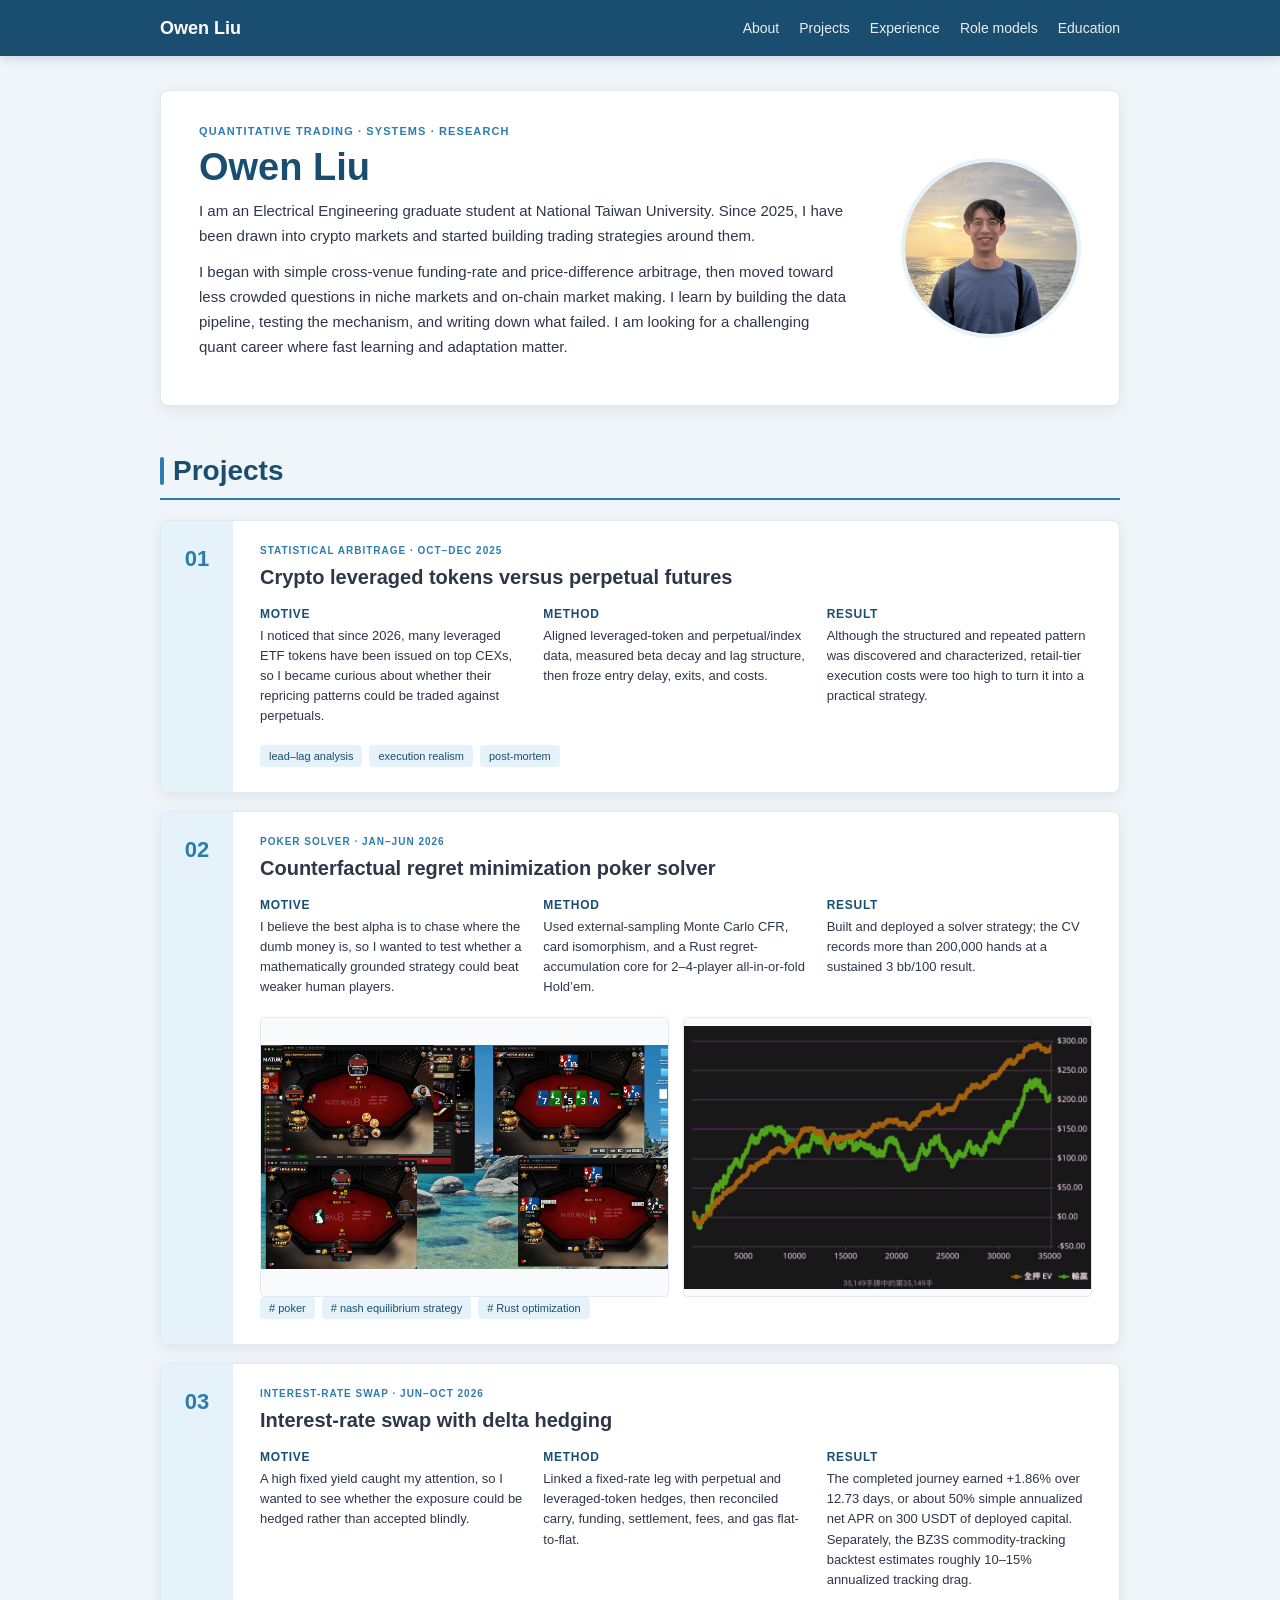
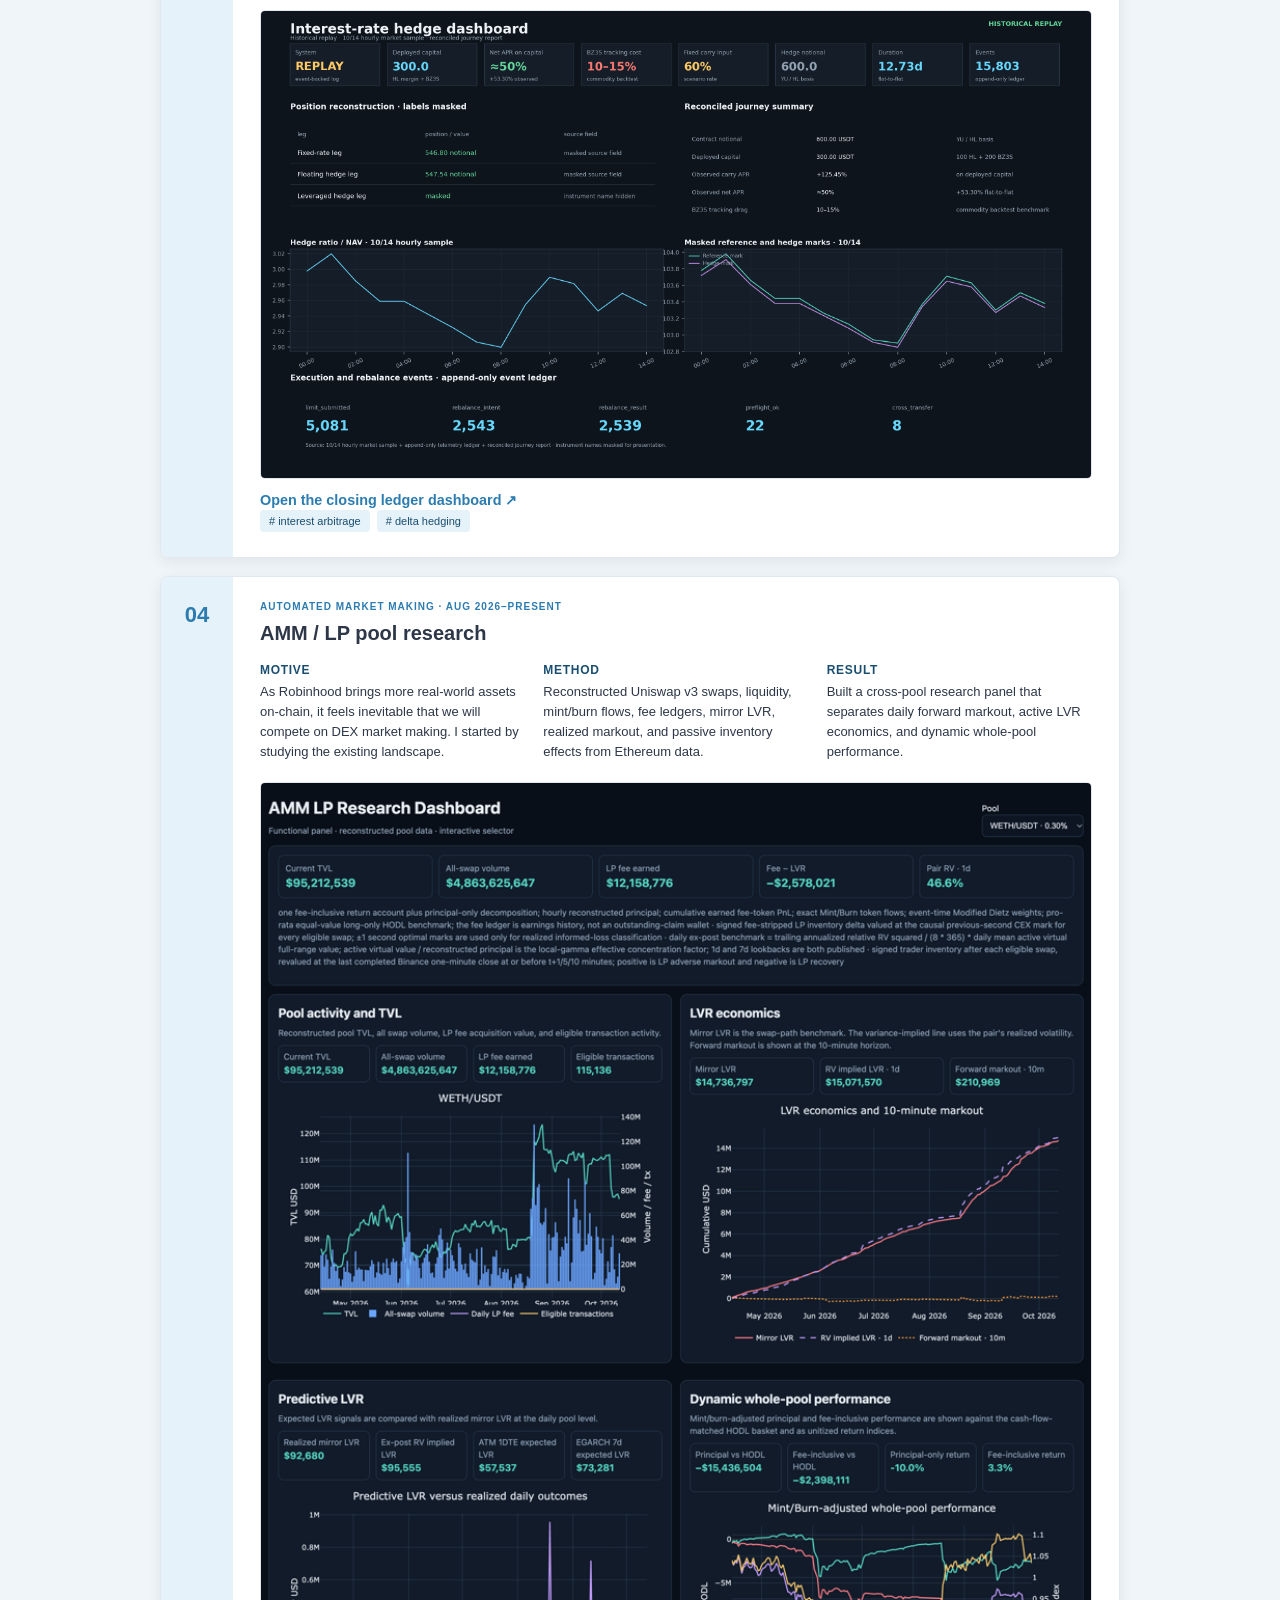
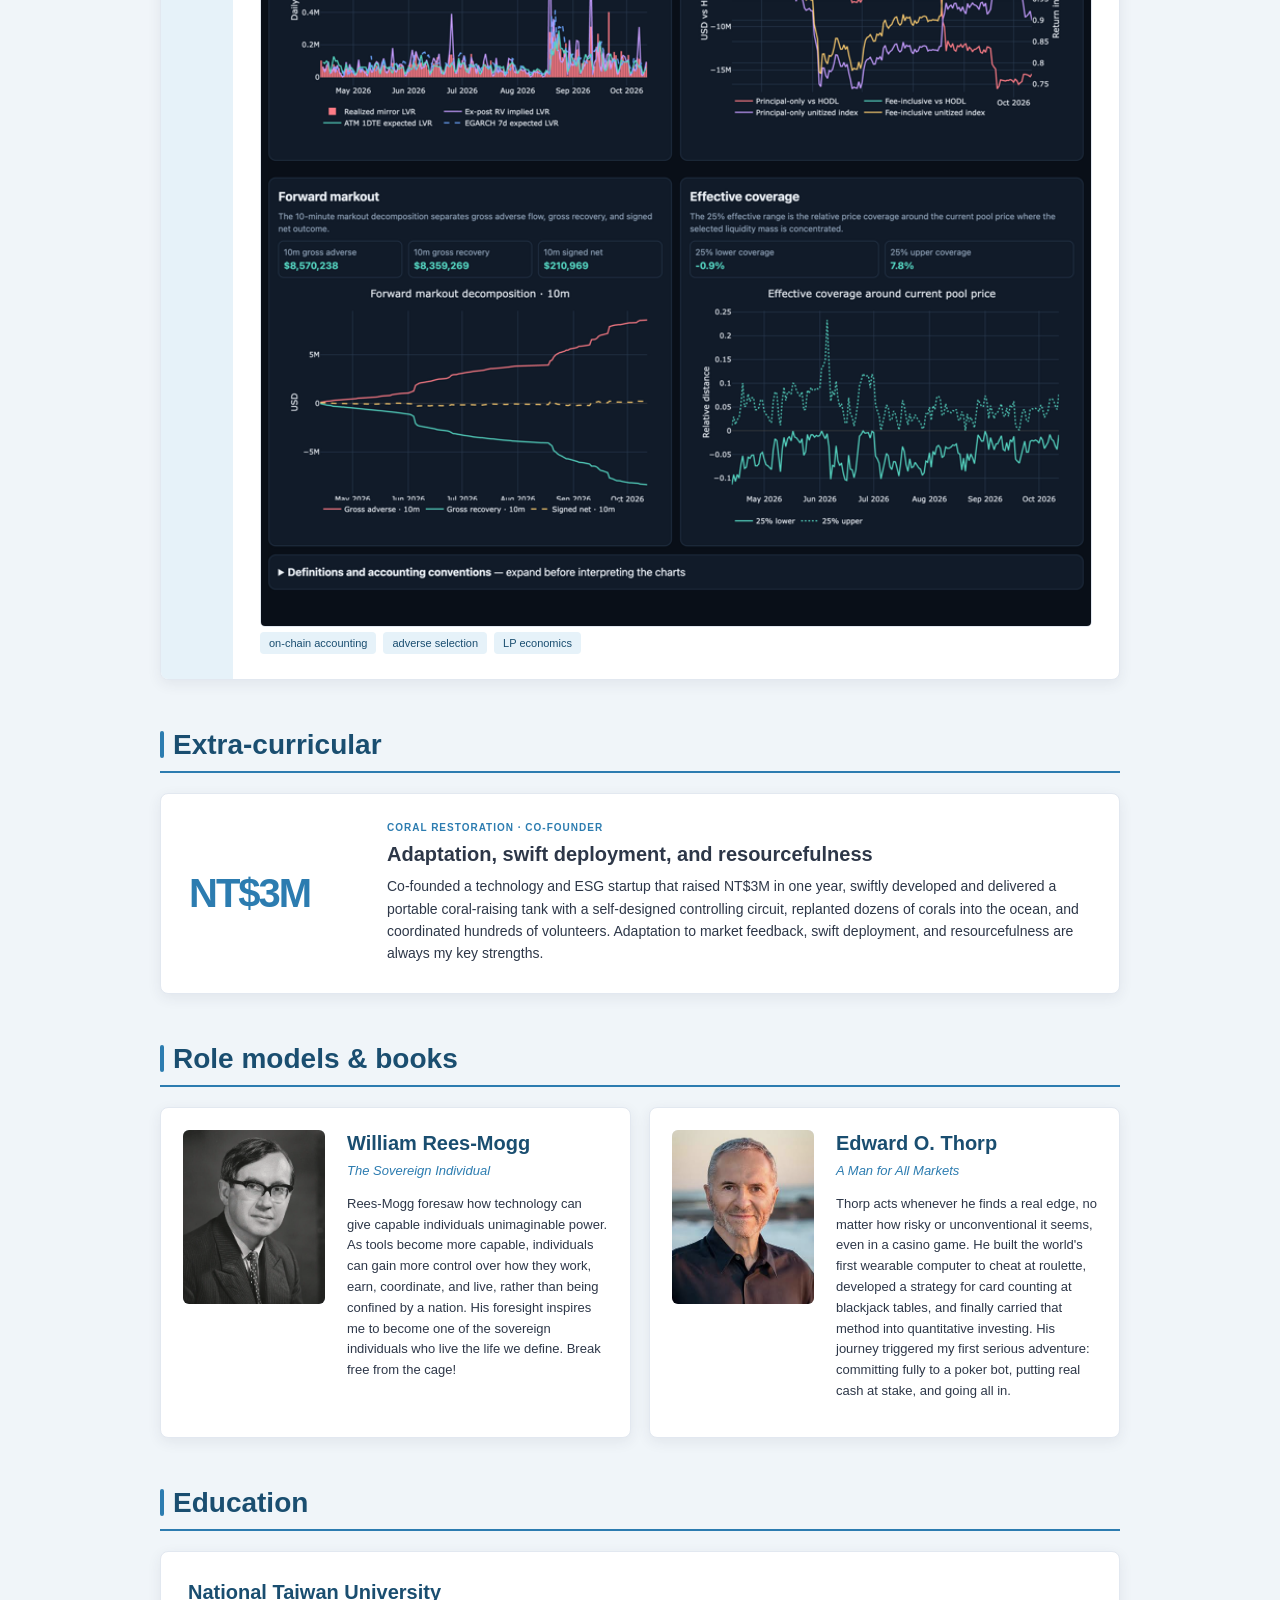
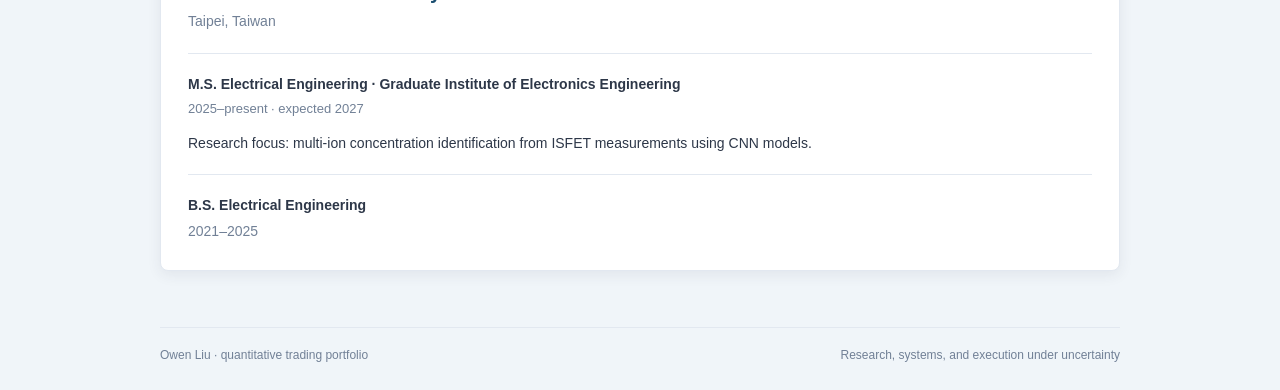
<file: index.html>
<!doctype html>
<html lang="en">
  <head>
    <meta charset="utf-8" />
    <meta name="viewport" content="width=device-width, initial-scale=1" />
    <meta name="theme-color" content="#1a4e70" />
    <title>Owen Liu | Quantitative Trading Portfolio</title>
    <meta name="description" content="Owen Liu's quantitative trading research, systems projects, education, and operating experience." />
    <link rel="stylesheet" href="styles.css" />
  </head>
  <body>
    <nav class="navbar" aria-label="Primary navigation">
      <div class="nav-container">
        <a class="brand" href="#about">Owen Liu</a>
        <div class="nav-links">
          <a href="#about">About</a>
          <a href="#projects">Projects</a>
          <a href="#experience">Experience</a>
          <a href="#role-models">Role models</a>
          <a href="#education">Education</a>
        </div>
      </div>
    </nav>
    <main class="main-shell">
      <header class="profile-header" id="about">
        <div class="profile-copy">
          <p class="eyebrow">QUANTITATIVE TRADING · SYSTEMS · RESEARCH</p>
          <h1>Owen Liu</h1>
          <p class="profile-lede">I am an Electrical Engineering graduate student at National Taiwan University. Since 2025, I have been drawn into crypto markets and started building trading strategies around them.</p>
          <p class="profile-lede">I began with simple cross-venue funding-rate and price-difference arbitrage, then moved toward less crowded questions in niche markets and on-chain market making. I learn by building the data pipeline, testing the mechanism, and writing down what failed. I am looking for a challenging quant career where fast learning and adaptation matter.</p>
        </div>
        <div class="profile-photo-wrap"><img src="assets/01.png" alt="Owen Liu by the sea" class="profile-photo" /></div>
      </header>

      <section class="section" id="projects" aria-labelledby="projects-title">
        <div class="section-heading"><h2 id="projects-title">Projects</h2></div>
        <div class="project-list">
          <article class="project-card">
            <div class="project-index">01</div>
            <div class="project-content">
              <p class="project-kicker">STATISTICAL ARBITRAGE · OCT–DEC 2025</p>
              <h3>Crypto leveraged tokens versus perpetual futures</h3>
              <div class="project-columns">
                <div><strong>Motive</strong><p>I noticed that since 2026, many leveraged ETF tokens have been issued on top CEXs, so I became curious about whether their repricing patterns could be traded against perpetuals.</p></div>
                <div><strong>Method</strong><p>Aligned leveraged-token and perpetual/index data, measured beta decay and lag structure, then froze entry delay, exits, and costs.</p></div>
                <div><strong>Result</strong><p>Although the structured and repeated pattern was discovered and characterized, retail-tier execution costs were too high to turn it into a practical strategy.</p></div>
              </div>
              <div class="project-tags"><span>lead–lag analysis</span><span>execution realism</span><span>post-mortem</span></div>
            </div>
          </article>
          <article class="project-card">
            <div class="project-index">02</div>
            <div class="project-content">
              <p class="project-kicker">POKER SOLVER · JAN–JUN 2026</p>
              <h3>Counterfactual regret minimization poker solver</h3>
              <div class="project-columns">
                <div><strong>Motive</strong><p>I believe the best alpha is to chase where the dumb money is, so I wanted to test whether a mathematically grounded strategy could beat weaker human players.</p></div>
                <div><strong>Method</strong><p>Used external-sampling Monte Carlo CFR, card isomorphism, and a Rust regret-accumulation core for 2–4-player all-in-or-fold Hold’em.</p></div>
                <div><strong>Result</strong><p>Built and deployed a solver strategy; the CV records more than 200,000 hands at a sustained 3 bb/100 result.</p></div>
              </div>
              <div class="poker-gallery">
                <img class="project-visual" src="assets/02.png" alt="Poker solver and gameplay screenshot" loading="lazy" />
                <img class="project-visual" src="assets/03.png" alt="Poker profit screenshot" loading="lazy" />
              </div>
              <div class="project-tags"><span># poker</span><span># nash equilibrium strategy</span><span># Rust optimization</span></div>
            </div>
          </article>
          <article class="project-card">
            <div class="project-index">03</div>
            <div class="project-content">
              <p class="project-kicker">INTEREST-RATE SWAP · JUN–OCT 2026</p>
              <h3>Interest-rate swap with delta hedging</h3>
              <div class="project-columns">
                <div><strong>Motive</strong><p>A high fixed yield caught my attention, so I wanted to see whether the exposure could be hedged rather than accepted blindly.</p></div>
                <div><strong>Method</strong><p>Linked a fixed-rate leg with perpetual and leveraged-token hedges, then reconciled carry, funding, settlement, fees, and gas flat-to-flat.</p></div>
                <div><strong>Result</strong><p>The completed journey earned +1.86% over 12.73 days, or about 50% simple annualized net APR on 300 USDT of deployed capital. Separately, the BZ3S commodity-tracking backtest estimates roughly 10–15% annualized tracking drag.</p></div>
              </div>
              <img class="project-visual" src="assets/interest-rate-swap-dashboard-replay-real.png" alt="Historical replay of an interest-rate hedge dashboard with 300 USDT deployed-capital APR" loading="lazy" />
              <a class="dashboard-link" href="brent-hedge-dashboard.html">Open the closing ledger dashboard ↗</a>
              <div class="project-tags"><span># interest arbitrage</span><span># delta hedging</span></div>
            </div>
          </article>
          <article class="project-card">
            <div class="project-index">04</div>
            <div class="project-content">
              <p class="project-kicker">AUTOMATED MARKET MAKING · AUG 2026–PRESENT</p>
              <h3>AMM / LP pool research</h3>
              <div class="project-columns">
                <div><strong>Motive</strong><p>As Robinhood brings more real-world assets on-chain, it feels inevitable that we will compete on DEX market making. I started by studying the existing landscape.</p></div>
                <div><strong>Method</strong><p>Reconstructed Uniswap v3 swaps, liquidity, mint/burn flows, fee ledgers, mirror LVR, realized markout, and passive inventory effects from Ethereum data.</p></div>
                <div><strong>Result</strong><p>Built a cross-pool research panel that separates daily forward markout, active LVR economics, and dynamic whole-pool performance.</p></div>
              </div>
              <img class="project-visual amm-visual" src="assets/05.png" alt="AMM LP research dashboard screenshot" loading="lazy" />
              <div class="project-tags"><span>on-chain accounting</span><span>adverse selection</span><span>LP economics</span></div>
            </div>
          </article>
        </div>
      </section>

      <section class="section" id="experience" aria-labelledby="experience-title">
        <div class="section-heading"><h2 id="experience-title">Extra-curricular</h2></div>
        <article class="feature-card">
          <div class="feature-number">NT$3M</div>
          <div>
            <p class="project-kicker">CORAL RESTORATION · CO-FOUNDER</p>
            <h3>Adaptation, swift deployment, and resourcefulness</h3>
            <p>Co-founded a technology and ESG startup that raised NT$3M in one year, swiftly developed and delivered a portable coral-raising tank with a self-designed controlling circuit, replanted dozens of corals into the ocean, and coordinated hundreds of volunteers. Adaptation to market feedback, swift deployment, and resourcefulness are always my key strengths.</p>
          </div>
        </article>
      </section>

      <section class="section role-models-section" id="role-models" aria-labelledby="role-models-title">
        <div class="section-heading"><h2 id="role-models-title">Role models &amp; books</h2></div>
        <div class="role-model-grid">
          <article class="role-model-card">
            <div class="role-model-portrait-wrap">
              <img class="role-model-portrait" src="assets/william-rees-mogg.png" alt="William Rees-Mogg portrait" loading="lazy" />
            </div>
            <div class="role-model-copy">
              <h3>William Rees-Mogg</h3>
              <p class="book-line"><em>The Sovereign Individual</em></p>
              <p>Rees-Mogg foresaw how technology can give capable individuals unimaginable power. As tools become more capable, individuals can gain more control over how they work, earn, coordinate, and live, rather than being confined by a nation. His foresight inspires me to become one of the sovereign individuals who live the life we define. Break free from the cage!</p>
            </div>
          </article>
          <article class="role-model-card">
            <div class="role-model-portrait-wrap">
              <img class="role-model-portrait" src="assets/edward-o-thorp.png" alt="Edward O. Thorp portrait" loading="lazy" />
            </div>
            <div class="role-model-copy">
              <h3>Edward O. Thorp</h3>
              <p class="book-line"><em>A Man for All Markets</em></p>
              <p>Thorp acts whenever he finds a real edge, no matter how risky or unconventional it seems, even in a casino game. He built the world's first wearable computer to cheat at roulette, developed a strategy for card counting at blackjack tables, and finally carried that method into quantitative investing. His journey triggered my first serious adventure: committing fully to a poker bot, putting real cash at stake, and going all in.</p>
            </div>
          </article>
        </div>
      </section>

      <section class="section education-section" id="education" aria-labelledby="education-title">
        <div class="section-heading"><h2 id="education-title">Education</h2></div>
        <article class="education-card">
          <div class="education-institution"><h3>National Taiwan University</h3><p class="muted">Taipei, Taiwan</p></div>
          <div class="education-entry"><strong>M.S. Electrical Engineering · Graduate Institute of Electronics Engineering</strong><p class="muted">2025–present · expected 2027</p><p>Research focus: multi-ion concentration identification from ISFET measurements using CNN models.</p></div>
          <div class="education-entry"><strong>B.S. Electrical Engineering</strong><p class="muted">2021–2025</p></div>
        </article>
      </section>
      <footer class="footer"><span>Owen Liu · quantitative trading portfolio</span><span>Research, systems, and execution under uncertainty</span></footer>
    </main>
  </body>
</html>
</file>
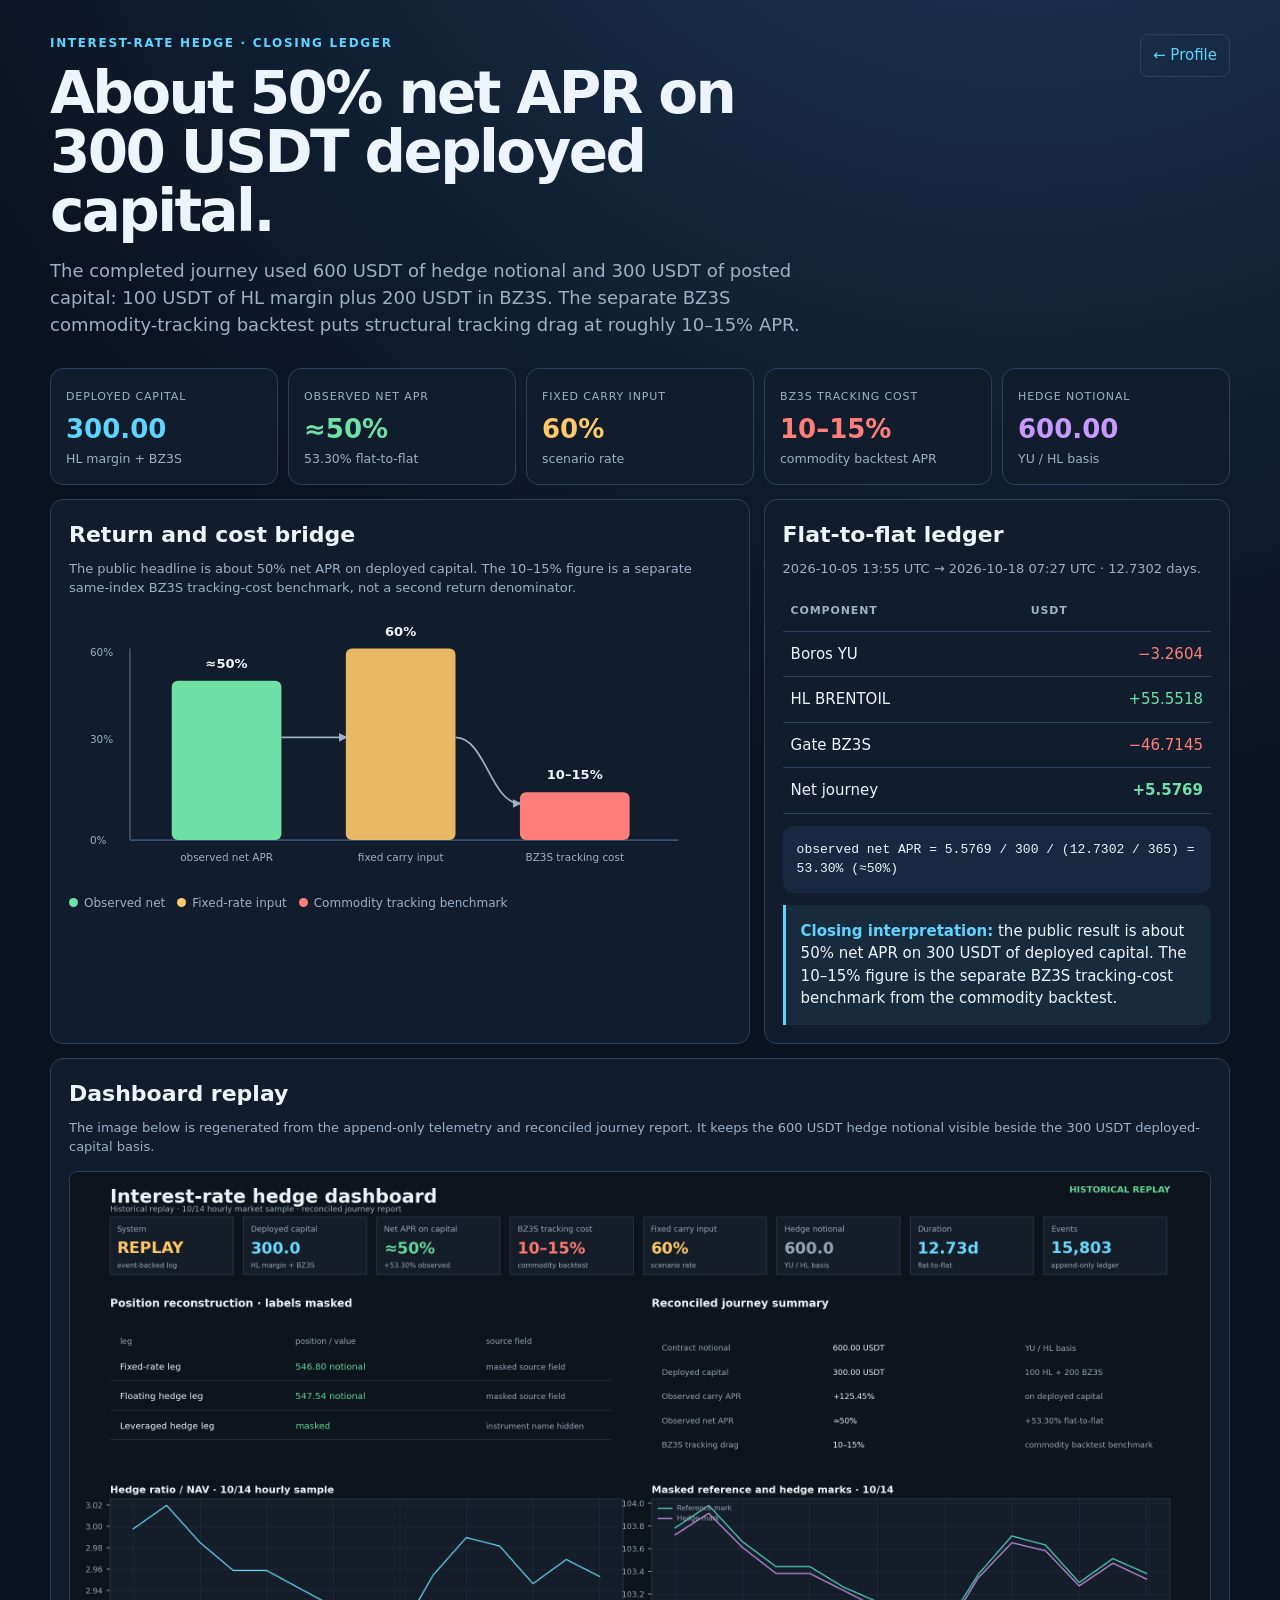
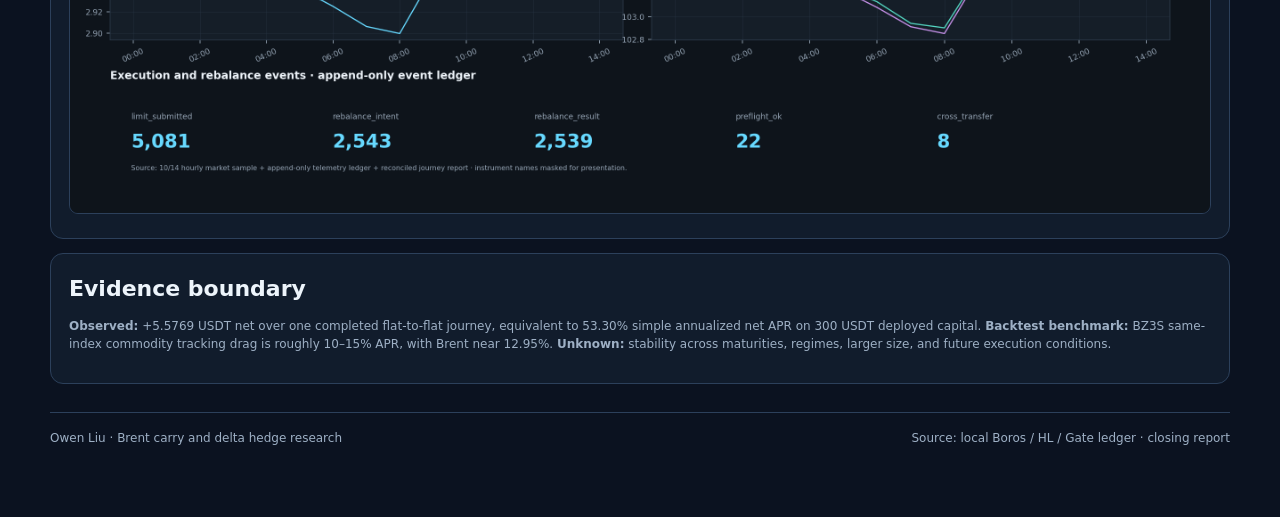
<file: brent-hedge-dashboard.html>
<!doctype html>
<html lang="en">
<head>
  <meta charset="utf-8" />
  <meta name="viewport" content="width=device-width, initial-scale=1" />
  <title>Brent hedge closing ledger</title>
  <style>
    :root{--bg:#0b1220;--panel:#121d2d;--panel2:#172840;--line:#2c405b;--text:#edf4fb;--muted:#9eb0c5;--blue:#5ed4ff;--green:#6fe0a6;--amber:#ffc96b;--red:#ff7e7a;--purple:#c89aff}
    *{box-sizing:border-box} body{margin:0;background:radial-gradient(circle at 80% -20%,#1e3d5d 0,#0b1220 44%);color:var(--text);font:15px/1.5 Inter,ui-sans-serif,system-ui,-apple-system,BlinkMacSystemFont,"Segoe UI",sans-serif}
    main{width:min(1180px,calc(100% - 36px));margin:0 auto;padding:34px 0 70px}.top{display:flex;justify-content:space-between;gap:24px;align-items:flex-start}.eyebrow{color:var(--blue);font-size:12px;font-weight:800;letter-spacing:.14em}.muted{color:var(--muted)}h1{font-size:clamp(30px,5vw,58px);line-height:1.02;letter-spacing:-.045em;margin:12px 0 16px;max-width:720px}h2{margin:0 0 8px;font-size:22px}h3{margin:0 0 5px;font-size:15px}.back{color:var(--blue);text-decoration:none;border:1px solid var(--line);border-radius:8px;padding:9px 12px;white-space:nowrap}.back:hover{text-decoration:underline}.lede{max-width:760px;color:var(--muted);font-size:18px;margin:0}
    .kpis{display:grid;grid-template-columns:repeat(5,minmax(0,1fr));gap:10px;margin:30px 0 14px}.kpi,.panel{background:rgba(18,29,45,.94);border:1px solid var(--line);border-radius:13px}.kpi{padding:15px;min-height:110px}.kpi .label{color:var(--muted);font-size:11px;text-transform:uppercase;letter-spacing:.08em}.kpi strong{display:block;margin-top:9px;font-size:26px;line-height:1;color:var(--green)}.kpi small{display:block;margin-top:8px;color:var(--muted)}.kpi.amber strong{color:var(--amber)}.kpi.red strong{color:var(--red)}.kpi.blue strong{color:var(--blue)}.kpi.purple strong{color:var(--purple)}
    .grid{display:grid;grid-template-columns:1.2fr .8fr;gap:14px;margin-top:14px}.panel{padding:18px}.panel h2{color:var(--text)}.panel .note{color:var(--muted);font-size:13px;margin:0 0 14px}.hero-image{width:100%;border:1px solid var(--line);border-radius:9px;background:#0e141b}.bridge{width:100%;height:auto;display:block}.legend{display:flex;flex-wrap:wrap;gap:12px;color:var(--muted);font-size:12px;margin-top:8px}.legend span{display:inline-flex;align-items:center;gap:6px}.dot{width:9px;height:9px;border-radius:50%;display:inline-block}.dot.green{background:var(--green)}.dot.red{background:var(--red)}.dot.amber{background:var(--amber)}.dot.blue{background:var(--blue)}
    table{width:100%;border-collapse:collapse;margin-top:10px}th,td{padding:11px 8px;border-bottom:1px solid var(--line);text-align:left}th{color:var(--muted);font-size:11px;text-transform:uppercase;letter-spacing:.08em}td:last-child{text-align:right;font-variant-numeric:tabular-nums}.positive{color:var(--green)}.negative{color:var(--red)}.amber{color:var(--amber)}
    .formula{background:var(--panel2);border-radius:10px;padding:14px;margin:12px 0;color:var(--text);font-family:ui-monospace,SFMono-Regular,Menlo,monospace;font-size:13px;overflow:auto}.callout{padding:15px;border-left:3px solid var(--blue);background:rgba(94,212,255,.08);border-radius:0 9px 9px 0}.callout strong{color:var(--blue)}.small{font-size:12px;color:var(--muted)}footer{display:flex;justify-content:space-between;gap:16px;border-top:1px solid var(--line);margin-top:28px;padding-top:16px;font-size:12px;color:var(--muted)}
    @media(max-width:900px){.kpis{grid-template-columns:repeat(2,minmax(0,1fr))}.grid{grid-template-columns:1fr}.top{display:block}.back{display:inline-block;margin-top:20px}}
    @media(max-width:520px){main{width:min(100% - 22px,1180px);padding-top:22px}.kpis{grid-template-columns:1fr}.kpi{min-height:auto}.lede{font-size:16px}footer{display:block}footer span{display:block;margin-top:7px}}
  </style>
</head>
<body>
<main>
  <div class="top">
    <div>
      <div class="eyebrow">INTEREST-RATE HEDGE · CLOSING LEDGER</div>
      <h1>About 50% net APR on 300 USDT deployed capital.</h1>
      <p class="lede">The completed journey used 600 USDT of hedge notional and 300 USDT of posted capital: 100 USDT of HL margin plus 200 USDT in BZ3S. The separate BZ3S commodity-tracking backtest puts structural tracking drag at roughly 10–15% APR.</p>
    </div>
    <a class="back" href="index.html">← Profile</a>
  </div>

  <section class="kpis" aria-label="Closing metrics">
    <div class="kpi blue"><span class="label">Deployed capital</span><strong>300.00</strong><small>HL margin + BZ3S</small></div>
    <div class="kpi"><span class="label">Observed net APR</span><strong>≈50%</strong><small>53.30% flat-to-flat</small></div>
    <div class="kpi amber"><span class="label">Fixed carry input</span><strong>60%</strong><small>scenario rate</small></div>
    <div class="kpi red"><span class="label">BZ3S tracking cost</span><strong>10–15%</strong><small>commodity backtest APR</small></div>
    <div class="kpi purple"><span class="label">Hedge notional</span><strong>600.00</strong><small>YU / HL basis</small></div>
  </section>

  <div class="grid">
    <section class="panel">
      <h2>Return and cost bridge</h2>
      <p class="note">The public headline is about 50% net APR on deployed capital. The 10–15% figure is a separate same-index BZ3S tracking-cost benchmark, not a second return denominator.</p>
      <svg class="bridge" viewBox="0 0 760 315" role="img" aria-label="Return and cost bridge showing approximately 50 percent net APR, 60 percent fixed carry, and 10 to 15 percent BZ3S tracking cost">
        <line x1="70" y1="262" x2="700" y2="262" stroke="#3b516d" stroke-width="2"/>
        <line x1="70" y1="42" x2="70" y2="262" stroke="#3b516d" stroke-width="2"/>
        <text x="24" y="50" fill="#9eb0c5" font-size="12">60%</text><text x="24" y="151" fill="#9eb0c5" font-size="12">30%</text><text x="24" y="267" fill="#9eb0c5" font-size="12">0%</text>
        <rect x="118" y="79" width="126" height="183" rx="7" fill="#6fe0a6"/>
        <text x="181" y="64" text-anchor="middle" fill="#edf4fb" font-size="15" font-weight="700">≈50%</text>
        <text x="181" y="286" text-anchor="middle" fill="#9eb0c5" font-size="12">observed net APR</text>
        <rect x="318" y="42" width="126" height="220" rx="7" fill="#ffc96b" opacity=".9"/>
        <text x="381" y="27" text-anchor="middle" fill="#edf4fb" font-size="15" font-weight="700">60%</text>
        <text x="381" y="286" text-anchor="middle" fill="#9eb0c5" font-size="12">fixed carry input</text>
        <rect x="518" y="207" width="126" height="55" rx="7" fill="#ff7e7a"/>
        <text x="581" y="192" text-anchor="middle" fill="#edf4fb" font-size="15" font-weight="700">10–15%</text>
        <text x="581" y="286" text-anchor="middle" fill="#9eb0c5" font-size="12">BZ3S tracking cost</text>
        <path d="M244 144 C275 144 286 144 318 144" stroke="#9eb0c5" stroke-width="2" fill="none" marker-end="url(#arrow)"/>
        <path d="M444 144 C478 144 485 220 518 220" stroke="#9eb0c5" stroke-width="2" fill="none" marker-end="url(#arrow)"/>
        <defs><marker id="arrow" viewBox="0 0 10 10" refX="8" refY="5" markerWidth="5" markerHeight="5" orient="auto-start-reverse"><path d="M 0 0 L 10 5 L 0 10 z" fill="#9eb0c5"/></marker></defs>
      </svg>
      <div class="legend"><span><i class="dot green"></i>Observed net</span><span><i class="dot amber"></i>Fixed-rate input</span><span><i class="dot red"></i>Commodity tracking benchmark</span></div>
    </section>

    <section class="panel">
      <h2>Flat-to-flat ledger</h2>
      <p class="note">2026-10-05 13:55 UTC → 2026-10-18 07:27 UTC · 12.7302 days.</p>
      <table>
        <thead><tr><th>Component</th><th>USDT</th></tr></thead>
        <tbody>
          <tr><td>Boros YU</td><td class="negative">−3.2604</td></tr>
          <tr><td>HL BRENTOIL</td><td class="positive">+55.5518</td></tr>
          <tr><td>Gate BZ3S</td><td class="negative">−46.7145</td></tr>
          <tr><td>Net journey</td><td class="positive"><strong>+5.5769</strong></td></tr>
        </tbody>
      </table>
      <div class="formula">observed net APR = 5.5769 / 300 / (12.7302 / 365) = 53.30% (≈50%)</div>
      <div class="callout"><strong>Closing interpretation:</strong> the public result is about 50% net APR on 300 USDT of deployed capital. The 10–15% figure is the separate BZ3S tracking-cost benchmark from the commodity backtest.</div>
    </section>
  </div>

  <section class="panel" style="margin-top:14px">
    <h2>Dashboard replay</h2>
    <p class="note">The image below is regenerated from the append-only telemetry and reconciled journey report. It keeps the 600 USDT hedge notional visible beside the 300 USDT deployed-capital basis.</p>
    <img class="hero-image" src="assets/interest-rate-swap-dashboard-replay-real.png" alt="Brent hedge closing dashboard showing deployed capital, net APR, and hedge cost" />
  </section>

  <section class="panel" style="margin-top:14px">
    <h2>Evidence boundary</h2>
    <p class="small"><strong>Observed:</strong> +5.5769 USDT net over one completed flat-to-flat journey, equivalent to 53.30% simple annualized net APR on 300 USDT deployed capital. <strong>Backtest benchmark:</strong> BZ3S same-index commodity tracking drag is roughly 10–15% APR, with Brent near 12.95%. <strong>Unknown:</strong> stability across maturities, regimes, larger size, and future execution conditions.</p>
  </section>

  <footer><span>Owen Liu · Brent carry and delta hedge research</span><span>Source: local Boros / HL / Gate ledger · closing report</span></footer>
</main>
</body>
</html>
</file>
<file: styles.css>
:root {
  --content-max: 960px;
  --page-gutter: clamp(12px, 4vw, 36px);
  --primary: #2c7cb0;
  --primary-dark: #1a4e70;
  --primary-light: #e6f2f9;
  --bg: #f0f5f9;
  --card: #ffffff;
  --text: #2d3748;
  --muted: #718096;
  --border: #e2e8f0;
  --shadow: 0 4px 14px rgba(45, 55, 72, 0.08);
  font-family: Arial, Helvetica, sans-serif;
  color: var(--text);
  background: var(--bg);
}
* { box-sizing: border-box; }
html { scroll-behavior: smooth; }
body { margin: 0; min-width: 320px; background: var(--bg); }
img { display: block; max-width: 100%; }
a { color: inherit; }
.navbar { position: sticky; top: 0; z-index: 10; background: var(--primary-dark); color: #fff; box-shadow: 0 2px 10px rgba(26, 78, 112, .2); }
.nav-container { width: min(var(--content-max), calc(100% - var(--page-gutter) - var(--page-gutter))); min-height: 56px; margin: 0 auto; display: flex; align-items: center; justify-content: space-between; gap: 24px; }
.brand { color: #fff; text-decoration: none; font-size: 18px; font-weight: 700; }
.nav-links { display: flex; flex-wrap: wrap; gap: 20px; }
.nav-links a { color: rgba(255,255,255,.9); text-decoration: none; font-size: 14px; }
.nav-links a:hover, .nav-links a:focus { color: #fff; text-decoration: underline; }
.main-shell { width: min(var(--content-max), calc(100% - var(--page-gutter) - var(--page-gutter))); margin: 0 auto; padding: clamp(22px, 4vw, 34px) 0 0; }
.profile-header { display: grid; grid-template-columns: minmax(0, 1fr) clamp(145px, 20vw, 190px); align-items: center; gap: clamp(22px, 4vw, 44px); padding: clamp(22px, 4vw, 34px) clamp(20px, 4vw, 38px); border: 1px solid var(--border); border-radius: 8px; background: var(--card); box-shadow: var(--shadow); }
.eyebrow, .project-kicker { margin: 0 0 10px; color: var(--primary); font-size: 11px; font-weight: 700; letter-spacing: .1em; text-transform: uppercase; }
h1, h2, h3, p { margin-top: 0; }
h1 { margin-bottom: 10px; color: var(--primary-dark); font-size: 38px; line-height: 1.1; }
h2 { margin: 0; color: var(--primary-dark); font-size: 28px; line-height: 1.2; }
h3 { margin-bottom: 8px; color: var(--text); font-size: 20px; line-height: 1.3; }
.profile-lede { max-width: 650px; margin-bottom: 12px; color: var(--text); font-size: 15px; line-height: 1.65; }
.profile-tags, .project-tags { display: flex; flex-wrap: wrap; gap: 7px; }
.profile-tags { margin-top: 18px; }
.profile-tags span, .project-tags span { padding: 5px 9px; border-radius: 4px; background: var(--primary-light); color: var(--primary-dark); font-size: 11px; }
.profile-photo-wrap { justify-self: end; }
.profile-photo { width: 180px; height: 180px; object-fit: cover; border: 4px solid var(--primary-light); border-radius: 50%; }
.section { padding-top: 48px; }
.section-heading { display: flex; align-items: end; justify-content: space-between; gap: 24px; margin-bottom: 20px; padding-bottom: 10px; border-bottom: 2px solid var(--primary); }
.section-heading h2 { position: relative; padding-left: 13px; }
.section-heading h2::before { content: ""; position: absolute; top: 3px; bottom: 3px; left: 0; width: 4px; border-radius: 2px; background: var(--primary); }
.section-heading p { max-width: 430px; margin: 0 0 2px; color: var(--muted); font-size: 14px; line-height: 1.5; text-align: right; }
.role-model-grid { display: grid; grid-template-columns: repeat(2, minmax(0, 1fr)); gap: 18px; }
.role-model-card { display: grid; grid-template-columns: 142px minmax(0, 1fr); gap: 22px; align-items: start; padding: 22px; border: 1px solid var(--border); border-radius: 8px; background: var(--card); box-shadow: var(--shadow); }
.role-model-portrait-wrap { min-width: 0; }
.role-model-portrait { width: 142px; height: 174px; object-fit: cover; object-position: center top; border-radius: 6px; background: var(--primary-light); filter: saturate(.82); }
.role-model-copy h3 { margin-bottom: 5px; color: var(--primary-dark); }
.book-line { margin-bottom: 13px; color: var(--primary); font-size: 13px; line-height: 1.5; }
.role-model-copy > p:not(.project-kicker):not(.book-line):not(.principle) { margin-bottom: 13px; color: var(--text); font-size: 13px; line-height: 1.6; }
.project-list { display: grid; gap: 18px; }
.project-card, .feature-card, .education-card { border: 1px solid var(--border); border-radius: 8px; background: var(--card); box-shadow: var(--shadow); }
.project-card { display: grid; grid-template-columns: 72px minmax(0, 1fr); overflow: hidden; }
.project-index { padding: 25px 12px; background: var(--primary-light); color: var(--primary); font-size: 22px; font-weight: 700; text-align: center; }
.project-content { padding: 24px 27px 25px; }
.project-kicker { margin-bottom: 8px; font-size: 10px; }
.project-columns { display: grid; grid-template-columns: repeat(3, minmax(0, 1fr)); gap: 18px; margin: 17px 0 18px; }
.project-columns strong { display: block; margin-bottom: 5px; color: var(--primary-dark); font-size: 12px; text-transform: uppercase; letter-spacing: .06em; }
.project-columns p { margin: 0; color: var(--text); font-size: 13px; line-height: 1.55; }
.project-visual { width: 100%; margin: 20px 0 5px; border: 1px solid var(--border); border-radius: 5px; background: #f8fafc; }
.dashboard-link { display: inline-block; margin: 8px 0 2px; color: var(--primary); font-size: 0.9rem; font-weight: 650; text-decoration: none; }
.dashboard-link:hover { text-decoration: underline; }
.poker-gallery { display: grid; grid-template-columns: repeat(2, minmax(0, 1fr)); gap: 14px; margin-top: 20px; }
.poker-gallery .project-visual { height: 280px; margin: 0; object-fit: contain; }
.project-gallery { display: grid; grid-template-columns: 1fr; gap: 18px; }
.project-gallery .project-visual { margin-bottom: 0; }
.amm-visual { background: #111827; }
.caption { margin: 5px 0 13px; color: var(--muted); font-size: 11px; }
.media-placeholder { min-height: 180px; margin: 20px 0 16px; display: flex; flex-direction: column; align-items: center; justify-content: center; gap: 8px; border: 2px dashed #9fbfd2; border-radius: 6px; background: #f7fbfe; color: var(--primary-dark); text-align: center; }
.media-placeholder span { font-size: 11px; font-weight: 700; letter-spacing: .12em; }
.media-placeholder small { color: var(--muted); font-size: 12px; }
.feature-card { display: grid; grid-template-columns: 170px minmax(0, 1fr); align-items: center; gap: 28px; padding: 28px; }
.feature-number { color: var(--primary); font-size: 40px; font-weight: 700; letter-spacing: -.05em; }
.feature-card p:last-child, .education-card p:last-child { margin-bottom: 0; color: var(--text); font-size: 14px; line-height: 1.6; }
.education-card { display: block; padding: 27px; }
.education-entry { margin-top: 20px; padding-top: 20px; border-top: 1px solid var(--border); }
.education-card h3 { margin-bottom: 5px; color: var(--primary-dark); }
.education-card strong { display: block; margin-bottom: 5px; color: var(--text); font-size: 14px; line-height: 1.45; }
.education-card p { font-size: 13px; line-height: 1.5; }
.muted { color: var(--muted) !important; }
.footer { display: flex; justify-content: space-between; gap: 20px; margin-top: 56px; padding: 20px 0 28px; border-top: 1px solid var(--border); color: var(--muted); font-size: 12px; }
@media (max-width: 760px) {
  .profile-header { grid-template-columns: 1fr; gap: 24px; padding: 28px; }
  .profile-photo-wrap { justify-self: start; order: -1; }
  .profile-photo { width: 145px; height: 145px; }
  .section-heading { display: block; }
  .section-heading p { margin-top: 9px; text-align: left; }
  .role-model-grid { grid-template-columns: 1fr; }
  .project-columns { grid-template-columns: 1fr; gap: 14px; }
  .poker-gallery { grid-template-columns: 1fr; }
  .poker-gallery .project-visual { height: 240px; }
  .project-gallery { grid-template-columns: 1fr; }
  .feature-card { grid-template-columns: 1fr; gap: 8px; }
}
@media (max-width: 520px) {
  .nav-container, .main-shell { width: min(100% - 22px, 460px); }
  .nav-container { min-height: 52px; align-items: flex-start; padding: 12px 0; }
  .nav-links { justify-content: flex-end; gap: 10px 13px; }
  .nav-links a { font-size: 12px; }
  .profile-header { padding: 22px; }
  h1 { font-size: 32px; }
  h2 { font-size: 25px; }
  .project-card { grid-template-columns: 48px minmax(0, 1fr); }
  .project-index { padding: 22px 5px; font-size: 17px; }
  .project-content { padding: 20px 17px; }
  .role-model-card { grid-template-columns: 1fr; gap: 16px; }
  .role-model-portrait { width: 126px; height: 150px; }
  .footer { display: block; }
  .footer span { display: block; margin-top: 6px; }
}
</file>
